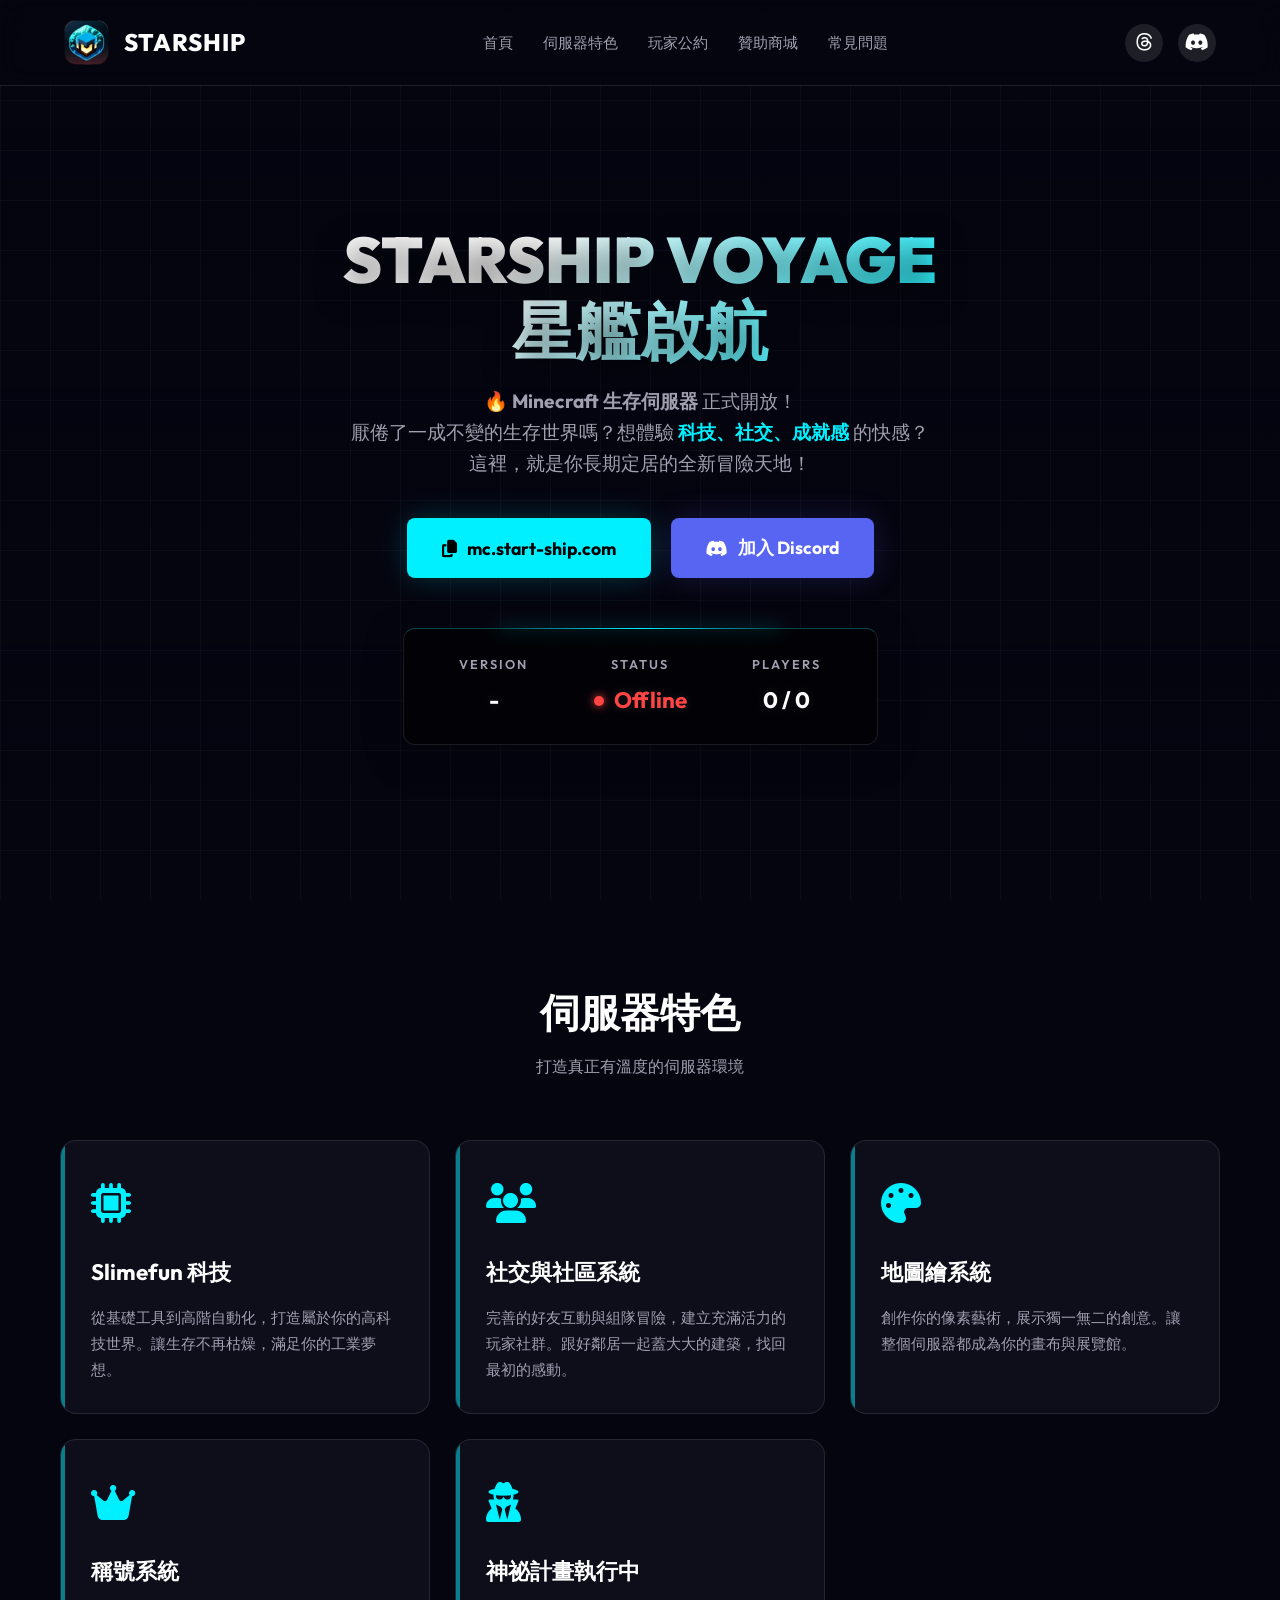
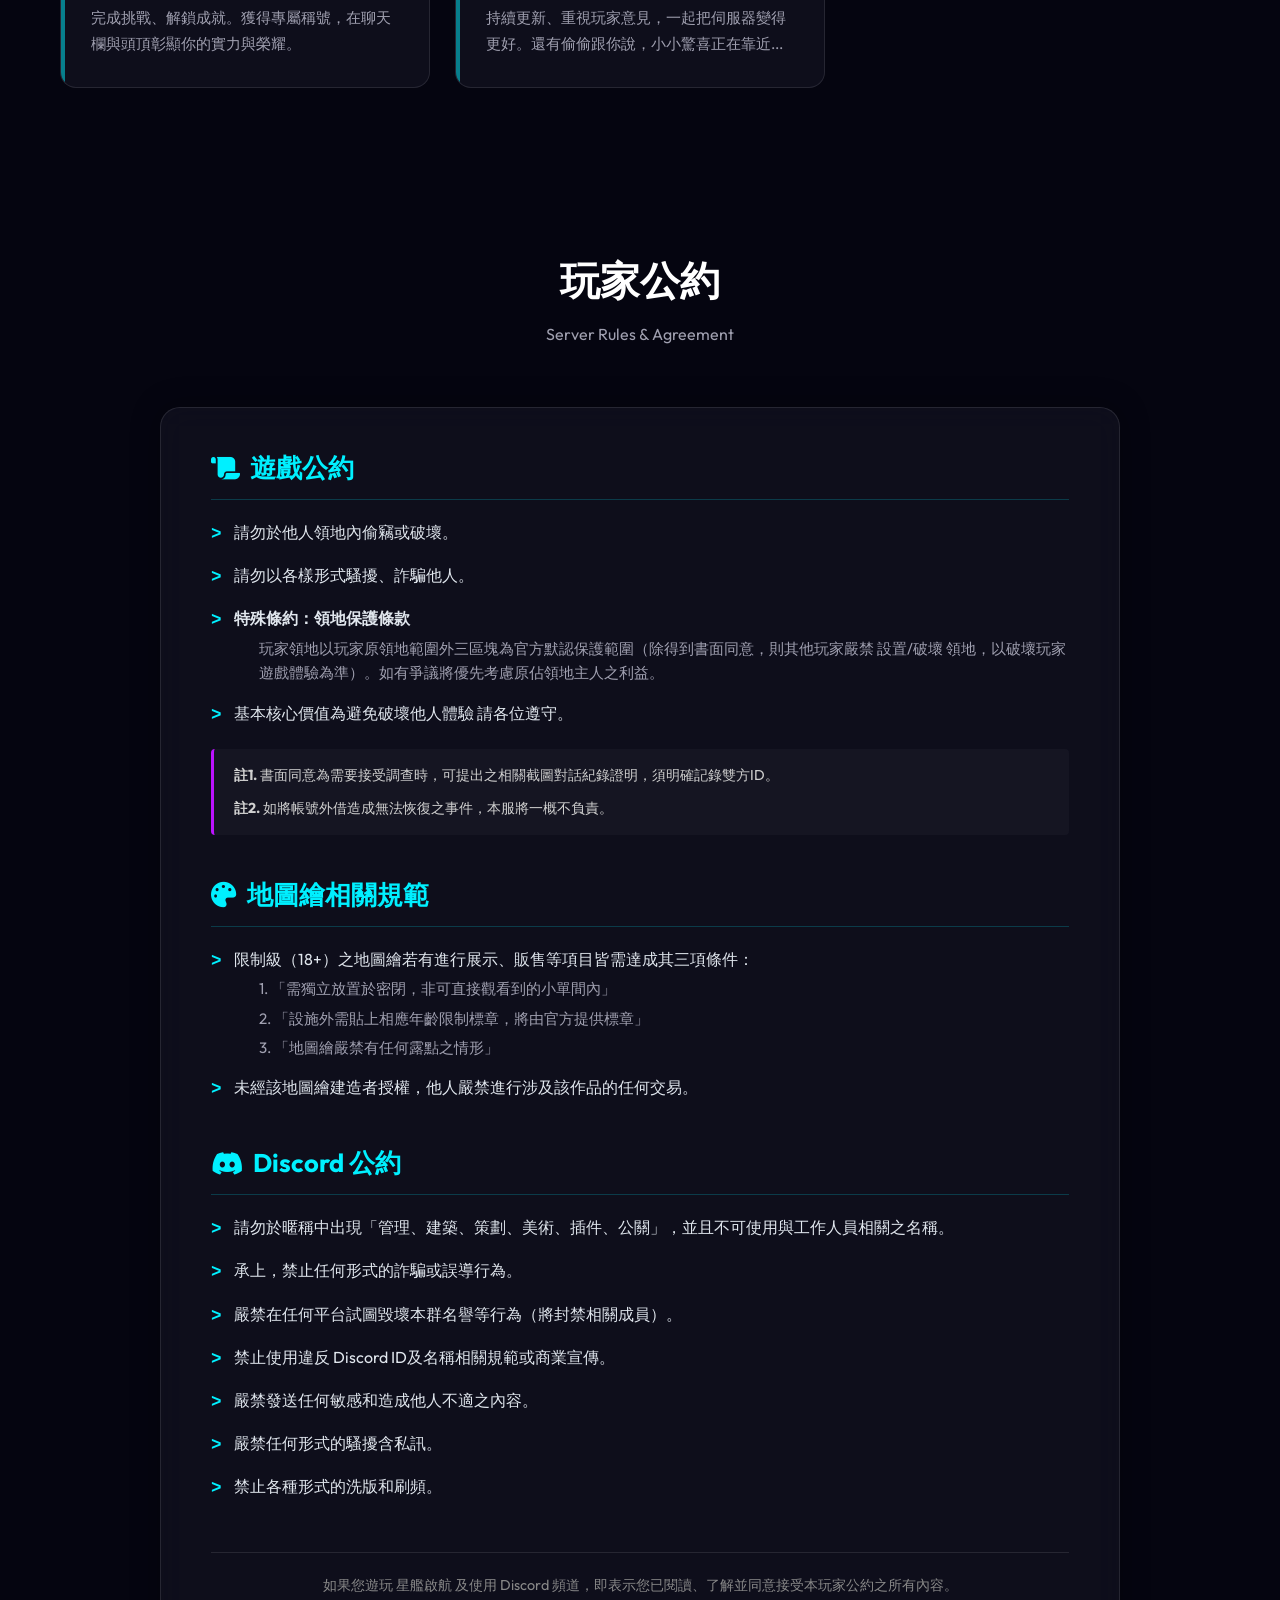
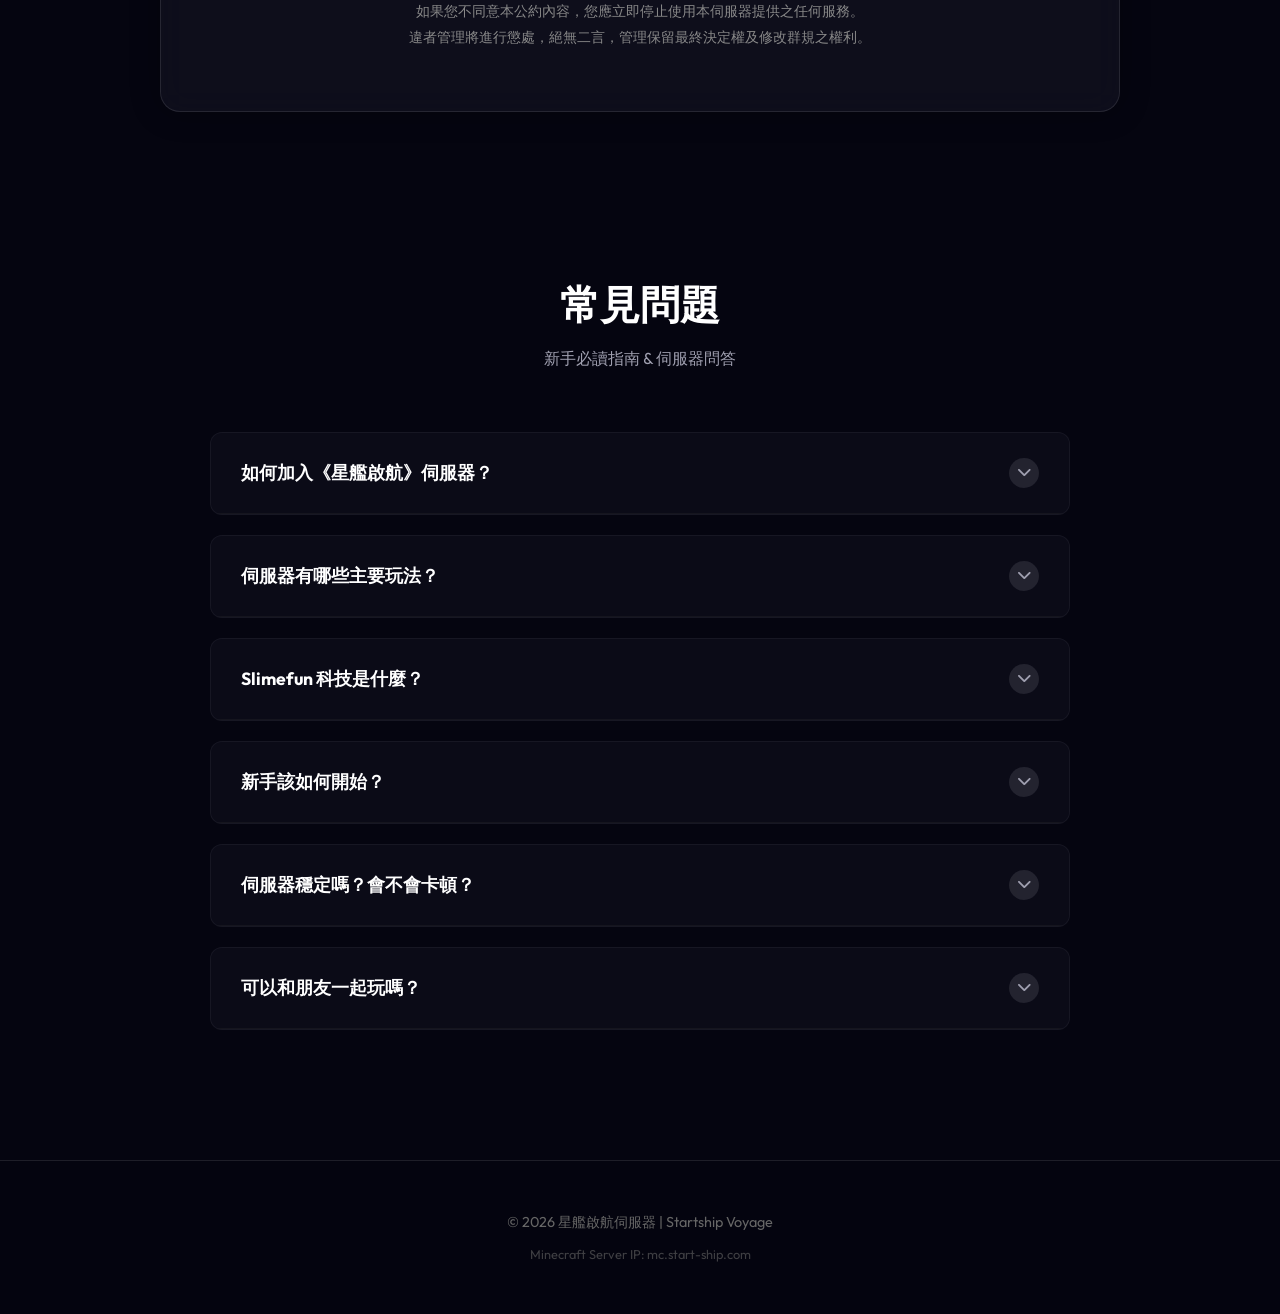
<file: index.html>
<!DOCTYPE html>
<html lang="zh-TW">
<head>
    <meta charset="UTF-8">
    <meta name="viewport" content="width=device-width, initial-scale=1.0">
    <title>星艦啟航 | Starship Voyage</title>
    <link rel="icon" href="logo/logo.png" type="image/png">
    <link rel="preconnect" href="https://fonts.googleapis.com">
    <link rel="preconnect" href="https://fonts.gstatic.com" crossorigin>
    <link href="https://fonts.googleapis.com/css2?family=Outfit:wght@300;500;700;900&display=swap" rel="stylesheet">
    <!-- 引入 FontAwesome 圖標 -->
    <link rel="stylesheet" href="https://cdnjs.cloudflare.com/ajax/libs/font-awesome/6.5.1/css/all.min.css">

    <link rel="stylesheet" href="./style.css">
</head>
<body>

    <div class="background-container"></div>
    <div class="grid-overlay"></div>

    <!-- 導航列 -->
    <nav>
        <div class="logo">
            <img src="./logo/logo.png" alt="Starship Voyage Logo">
            STARSHIP
        </div>
        
        <!-- 中間導覽列 -->
        <ul class="nav-links">
            <li><a href="#">首頁</a></li>
            <li><a href="#features">伺服器特色</a></li>
            <li><a href="#rules">玩家公約</a></li>
            <li><a href="./shop/">贊助商城</a></li>
            <li><a href="#faq">常見問題</a></li>
        </ul>

        <!-- 右側動作按鈕區 (Threads & Discord) -->
        <div class="nav-actions">
            <!-- Threads 連結 -->
            <a href="https://www.threads.com/@startship2026" target="_blank" class="nav-icon-btn" title="Threads">
                <i class="fa-brands fa-threads"></i>
            </a>
            <!-- Discord 按鈕 -->
            <a href="https://discord.gg/qJ3M5K3wP2" target="_blank" class="nav-icon-btn" title="Discord">
                <i class="fa-brands fa-discord"></i>
            </a>
        </div>
    </nav>

    <!-- 主視覺 -->
    <section class="hero">
        <div class="hero-content">
            <!-- 標題與文案 -->
            <h1>STARSHIP VOYAGE<br>星艦啟航</h1>
            <p class="subtitle">
                🔥 <strong>Minecraft 生存伺服器</strong> 正式開放！<br>
                厭倦了一成不變的生存世界嗎？想體驗 <span class="highlight-text">科技、社交、成就感</span> 的快感？<br>
                這裡，就是你長期定居的全新冒險天地！
            </p>

            <!-- 操作按鈕 -->
            <div class="cta-group">
                <button class="btn btn-primary" onclick="copyIP()">
                    <i class="fa-solid fa-copy"></i>
                    <span id="ip-text">mc.start-ship.com</span>
                </button>

                <a href="https://discord.gg/qJ3M5K3wP2" target="_blank" class="btn btn-discord">
                    <i class="fa-brands fa-discord"></i>
                    加入 Discord
                </a>
            </div>

            <!-- 伺服器資訊卡 -->
            <div class="info-card">
                <div class="info-item">
                    <span class="info-label">VERSION</span>
                    <span class="info-value" id="version-text">
                        <i class="fa-solid fa-circle-notch fa-spin" style="font-size: 0.6em; opacity: 0.5;"></i>
                    </span>
                </div>
                <div class="info-item">
                    <span class="info-label">STATUS</span>
                    <span class="info-value" id="status-text">
                        <span class="status-indicator" style="background-color: #666;"></span>
                        檢查中...
                    </span>
                </div>
                <div class="info-item">
                    <span class="info-label">PLAYERS</span>
                    <span class="info-value" id="player-count">
                        <i class="fa-solid fa-circle-notch fa-spin" style="font-size: 0.6em; opacity: 0.5;"></i>
                    </span>
                </div>
            </div>
        </div>
    </section>

    <!-- 特色介紹區 -->
    <section id="features" class="features-section">
        <div class="section-header">
            <h2>伺服器特色</h2>
            <p>打造真正有溫度的伺服器環境</p>
        </div>
        
        <div class="grid">
            <div class="feature-card">
                <div class="feature-icon"><i class="fa-solid fa-microchip"></i></div>
                <h3>Slimefun 科技</h3>
                <p>從基礎工具到高階自動化，打造屬於你的高科技世界。讓生存不再枯燥，滿足你的工業夢想。</p>
            </div>

            <div class="feature-card">
                <div class="feature-icon"><i class="fa-solid fa-users"></i></div>
                <h3>社交與社區系統</h3>
                <p>完善的好友互動與組隊冒險，建立充滿活力的玩家社群。跟好鄰居一起蓋大大的建築，找回最初的感動。</p>
            </div>

            <div class="feature-card">
                <div class="feature-icon"><i class="fa-solid fa-palette"></i></div>
                <h3>地圖繪系統</h3>
                <p>創作你的像素藝術，展示獨一無二的創意。讓整個伺服器都成為你的畫布與展覽館。</p>
            </div>

            <div class="feature-card">
                <div class="feature-icon"><i class="fa-solid fa-crown"></i></div>
                <h3>稱號系統</h3>
                <p>完成挑戰、解鎖成就。獲得專屬稱號，在聊天欄與頭頂彰顯你的實力與榮耀。</p>
            </div>

            <div class="feature-card">
                <div class="feature-icon"><i class="fa-solid fa-user-secret"></i></div>
                <h3>神祕計畫執行中</h3>
                <p>持續更新、重視玩家意見，一起把伺服器變得更好。還有偷偷跟你說，小小驚喜正在靠近...</p>
            </div>
        </div>
    </section>
    
    <!-- 玩家公約區 -->
    <section id="rules" class="rules-section">
        <div class="section-header">
            <h2>玩家公約</h2>
            <p>Server Rules & Agreement</p>
        </div>

        <div class="rules-container">
            <!-- 遊戲公約 -->
            <div class="rules-block">
                <h3><i class="fa-solid fa-scroll"></i> 遊戲公約</h3>
                <ul class="rules-list">
                    <li>請勿於他人領地內偷竊或破壞。</li>
                    <li>請勿以各樣形式騷擾、詐騙他人。</li>
                    <li>
                        <div>
                            <strong>特殊條約：領地保護條款</strong><br>
                            <span class="sub-rule">玩家領地以玩家原領地範圍外三區塊為官方默認保護範圍（除得到書面同意，則其他玩家嚴禁 設置/破壞 領地，以破壞玩家遊戲體驗為準）。如有爭議將優先考慮原佔領地主人之利益。</span>
                        </div>
                    </li>
                    <li>基本核心價值為避免破壞他人體驗 請各位遵守。</li>
                </ul>
                <div class="note-box">
                    <p><strong>註1.</strong> 書面同意為需要接受調查時，可提出之相關截圖對話紀錄證明，須明確記錄雙方ID。</p>
                    <p><strong>註2.</strong> 如將帳號外借造成無法恢復之事件，本服將一概不負責。</p>
                </div>
            </div>

            <!-- 地圖繪相關規範 -->
            <div class="rules-block">
                <h3><i class="fa-solid fa-palette"></i> 地圖繪相關規範</h3>
                <ul class="rules-list">
                    <li>
                        <div>
                            限制級（18+）之地圖繪若有進行展示、販售等項目皆需達成其三項條件：
                            <span class="sub-rule">1. 「需獨立放置於密閉，非可直接觀看到的小單間內」</span>
                            <span class="sub-rule">2. 「設施外需貼上相應年齡限制標章，將由官方提供標章」</span>
                            <span class="sub-rule">3. 「地圖繪嚴禁有任何露點之情形」</span>
                        </div>
                    </li>
                    <li>未經該地圖繪建造者授權，他人嚴禁進行涉及該作品的任何交易。</li>
                </ul>
            </div>

            <!-- Discord公約 -->
            <div class="rules-block">
                <h3><i class="fa-brands fa-discord"></i> Discord 公約</h3>
                <ul class="rules-list">
                    <li>請勿於暱稱中出現「管理、建築、策劃、美術、插件、公關」，並且不可使用與工作人員相關之名稱。</li>
                    <li>承上，禁止任何形式的詐騙或誤導行為。</li>
                    <li>嚴禁在任何平台試圖毀壞本群名譽等行為（將封禁相關成員）。</li>
                    <li>禁止使用違反 Discord ID及名稱相關規範或商業宣傳。</li>
                    <li>嚴禁發送任何敏感和造成他人不適之內容。</li>
                    <li>嚴禁任何形式的騷擾含私訊。</li>
                    <li>禁止各種形式的洗版和刷頻。</li>
                </ul>
            </div>

            <!-- 頁尾聲明 -->
            <div class="agreement-footer">
                如果您遊玩 星艦啟航 及使用 Discord 頻道，即表示您已閱讀、了解並同意接受本玩家公約之所有內容。<br>
                如果您不同意本公約內容，您應立即停止使用本伺服器提供之任何服務。<br>
                違者管理將進行懲處，絕無二言，管理保留最終決定權及修改群規之權利。
            </div>
        </div>
    </section>

    <!-- 常見問題區 -->
    <section id="faq" class="faq-section">
        <div class="section-header">
            <h2>常見問題</h2>
            <p>新手必讀指南 & 伺服器問答</p>
        </div>
        <div class="faq-container">
            <!-- Q1 -->
            <div class="faq-item">
                <div class="faq-question">
                    如何加入《星艦啟航》伺服器？
                    <div class="arrow-icon">
                        <i class="fa-solid fa-chevron-down"></i>
                    </div>
                </div>
                <div class="faq-answer">
                    <p>只需在 Minecraft 多人遊戲中輸入伺服器 IP：mc.start-ship.com，即可直接加入。支援 Java 版 1.21.8，建議先加入我們的 Discord 社群了解最新資訊。</p>
                </div>
            </div>
            <!-- Q2 -->
            <div class="faq-item">
                <div class="faq-question">
                    伺服器有哪些主要玩法？
                    <div class="arrow-icon">
                        <i class="fa-solid fa-chevron-down"></i>
                    </div>
                </div>
                <div class="faq-answer">
                    <p>我們提供完整的原味生存體驗，同時整合 Slimefun 科技系統、RPG 職業系統、紅石自動化、副本挑戰、Boss 戰鬥、經濟系統、玩家市集等多元玩法。你可以專注建築、科技發展、戰鬥冒險，或是成為紅石工程師。</p>
                </div>
            </div>
            <!-- Q3 -->
            <div class="faq-item">
                <div class="faq-question">
                    Slimefun 科技是什麼？
                    <div class="arrow-icon">
                        <i class="fa-solid fa-chevron-down"></i>
                    </div>
                </div>
                <div class="faq-answer">
                    <p>Slimefun 是一個強大的科技系統，讓你從基礎工具逐步發展到星際設備。包含自動化機器、能源系統、傳送裝置、高級武器裝備等上百種科技物品，完全不需要安裝任何客戶端模組。</p>
                </div>
            </div>
            <!-- Q4 -->
            <div class="faq-item">
                <div class="faq-question">
                    新手該如何開始？
                    <div class="arrow-icon">
                        <i class="fa-solid fa-chevron-down"></i>
                    </div>
                </div>
                <div class="faq-answer">
                    <p>建議先完成新手任務，獲得基礎資源和裝備。接著開始探索世界。可以先專注於原味生存，熟悉後再逐步接觸科技系統和 RPG 內容。我們的 Discord 社群有詳細的新手指南。</p>
                </div>
            </div>
            <!-- Q5 -->
            <div class="faq-item">
                <div class="faq-question">
                    伺服器穩定嗎？會不會卡頓？
                    <div class="arrow-icon">
                        <i class="fa-solid fa-chevron-down"></i>
                    </div>
                </div>
                <div class="faq-answer">
                    <p>我們使用高效能專用伺服器，24H全天候運行，配備自製優化插件和跨服資料同步系統。定期備份確保資料安全，平均 TPS 維持在 19.5 以上，提供流暢的遊戲體驗。</p>
                </div>
            </div>
            <!-- Q6 -->
            <div class="faq-item">
                <div class="faq-question">
                    可以和朋友一起玩嗎？
                    <div class="arrow-icon">
                        <i class="fa-solid fa-chevron-down"></i>
                    </div>
                </div>
                <div class="faq-answer">
                    <p>當然可以！伺服器支援組隊系統、公會系統，你可以和朋友一起建立基地、挑戰副本、參與活動。我們也有玩家市集和交易系統，鼓勵玩家之間的互動與合作。</p>
                </div>
            </div>
        </div>
    </section>
    
    <footer>
        <p>&copy; 2026 星艦啟航伺服器 | Startship Voyage</p>
        <p style="margin-top: 10px; font-size: 0.8rem; opacity: 0.6;">Minecraft Server IP: mc.start-ship.com</p>
    </footer>

    <!-- 複製提示框 -->
    <div id="toast">
        <i class="fa-solid fa-check-circle" style="color: var(--primary); margin-right: 8px;"></i>
        IP 已複製: mc.start-ship.com
    </div>

    <script>
        const serverIP = "mc.start-ship.com";

        // -----------------------
        // 1. 獲取伺服器狀態、人數與版本
        // -----------------------
        document.addEventListener('DOMContentLoaded', () => {
            const statusUrl = `https://api.mcsrvstat.us/2/${serverIP}`;
            
            // 抓取 DOM 元素
            const statusText = document.getElementById('status-text');
            const playerCount = document.getElementById('player-count');
            const versionText = document.getElementById('version-text');

            fetch(statusUrl)
                .then(response => response.json())
                .then(data => {
                    if (data.online) {
                        // 伺服器線上
                        // 更新版本
                        versionText.innerText = data.version;

                        // 更新狀態 (帶燈號)
                        statusText.innerHTML = `
                            <span class="status-indicator dot-online"></span>
                            Online
                        `;
                        statusText.style.color = "#00ff88"; 
                        
                        // 更新人數
                        playerCount.innerHTML = `<i class="fa-solid fa-users" style="font-size: 0.6em; margin-right: 5px;"></i> ${data.players.online} / ${data.players.max}`;
                    } else {
                        // 伺服器離線
                        handleOffline(statusText, playerCount, versionText);
                    }
                })
                .catch(err => {
                    console.error("無法獲取伺服器狀態:", err);
                    handleOffline(statusText, playerCount, versionText);
                });
        });

        // 處理離線狀態的函數
        function handleOffline(statusText, playerCount, versionText) {
            versionText.innerText = "-";
            statusText.innerHTML = `
                <span class="status-indicator dot-offline"></span>
                Offline
            `;
            statusText.style.color = "#ff4444";
            playerCount.innerText = "0 / 0";
        }

        // -----------------------
        // 2. 複製 IP 功能
        // -----------------------
        function copyIP() {
            const tempInput = document.createElement("textarea");
            tempInput.value = serverIP;
            tempInput.style.position = "fixed";
            tempInput.style.left = "-9999px";
            tempInput.style.top = "0";
            document.body.appendChild(tempInput);
            
            tempInput.focus();
            tempInput.select();
            tempInput.setSelectionRange(0, 99999);

            try {
                const successful = document.execCommand("copy");
                if(successful) {
                    showToast();
                }
            } catch (err) {
                console.error('複製失敗:', err);
                prompt("請手動複製 IP:", serverIP);
            }
            document.body.removeChild(tempInput);
        }

        function showToast() {
            const toast = document.getElementById("toast");
            toast.className = "show";
            setTimeout(function(){ 
                toast.className = toast.className.replace("show", ""); 
            }, 3000);
        }
        
        // -----------------------
        // 3. FAQ 手風琴功能
        // -----------------------
        const faqItems = document.querySelectorAll('.faq-item');

        faqItems.forEach(item => {
            const question = item.querySelector('.faq-question');
            question.addEventListener('click', () => {
                faqItems.forEach(i => {
                    if (i !== item) {
                        i.classList.remove('active');
                        i.querySelector('.faq-answer').style.maxHeight = null;
                    }
                });

                // 切換當前項目
                item.classList.toggle('active');
                
                const answer = item.querySelector('.faq-answer');
                if (item.classList.contains('active')) {
                    answer.style.maxHeight = answer.scrollHeight + "px";
                } else {
                    answer.style.maxHeight = null;
                }
            });
        });
    </script>
</body>
</html>
</file>
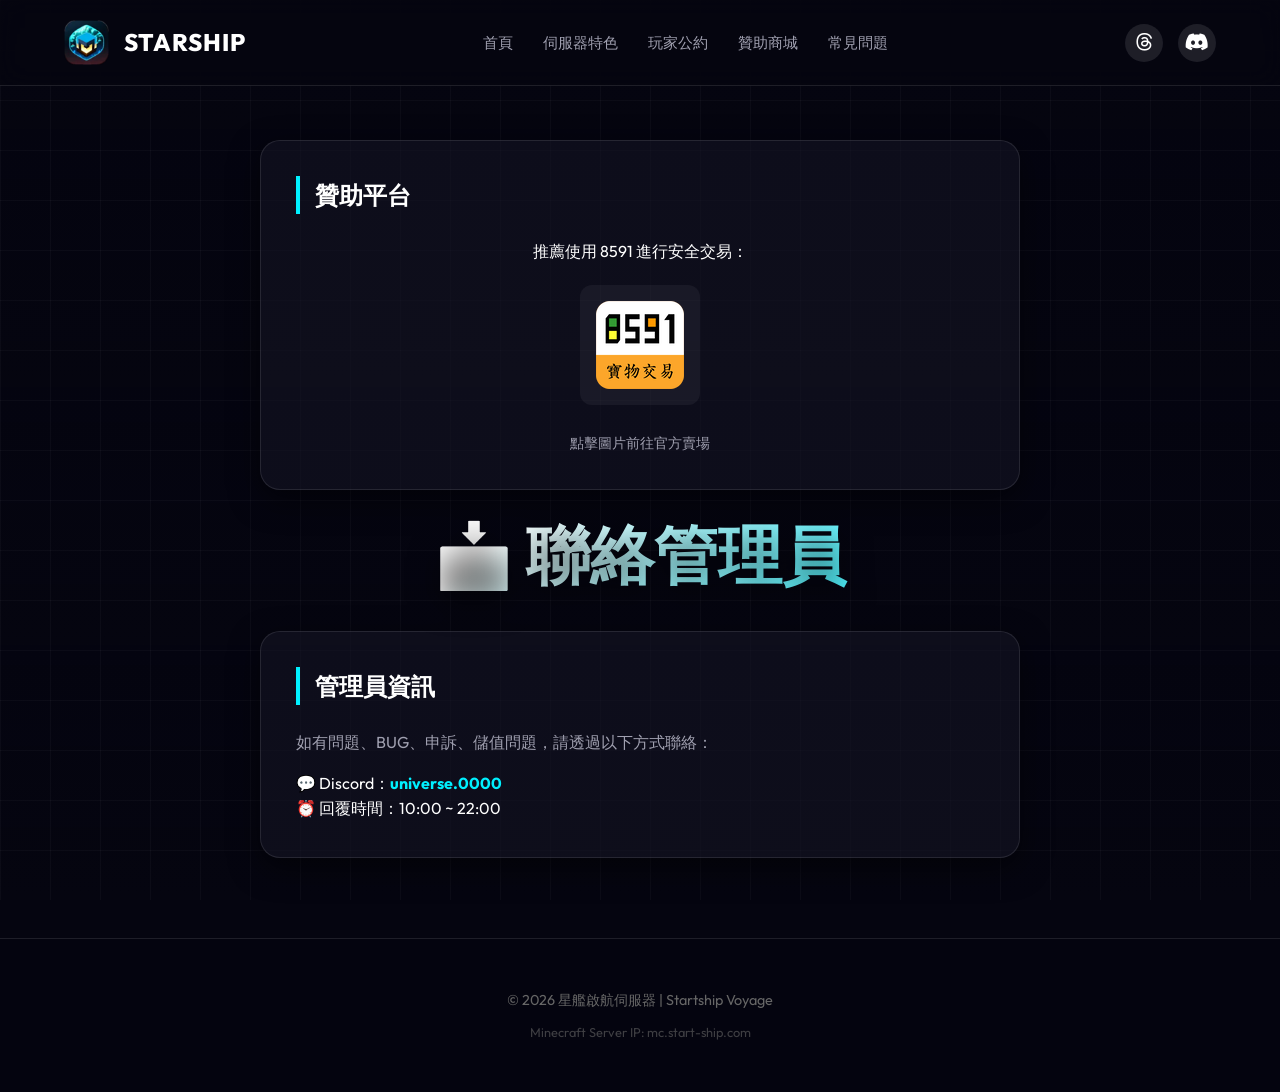
<file: shop/index.html>
<!DOCTYPE html>
<html lang="zh-TW">
<head>
    <meta charset="UTF-8">
    <meta name="viewport" content="width=device-width, initial-scale=1.0">
    <title>星艦啟航 | Starship Voyage</title>
    <link rel="icon" href="../logo/logo.png" type="image/png">
    <link rel="preconnect" href="https://fonts.googleapis.com">
    <link rel="preconnect" href="https://fonts.gstatic.com" crossorigin>
    <link href="https://fonts.googleapis.com/css2?family=Outfit:wght@300;500;700;900&display=swap" rel="stylesheet">
    <!-- 引入 FontAwesome 圖標 -->
    <link rel="stylesheet" href="https://cdnjs.cloudflare.com/ajax/libs/font-awesome/6.5.1/css/all.min.css">

    <link rel="stylesheet" href="../style.css">
</head>
<body>

    <div class="background-container"></div>
    <div class="grid-overlay"></div>

    <!-- 導航列 -->
    <nav>
        <div class="logo">
            <img src="../logo/logo.png" alt="Starship Voyage Logo">
            STARSHIP
        </div>
        
        <!-- 中間導覽列 -->
        <ul class="nav-links">
            <li><a href="../#">首頁</a></li>
            <li><a href="../#features">伺服器特色</a></li>
            <li><a href="../#rules">玩家公約</a></li>
            <li><a href="./shop/">贊助商城</a></li>
            <li><a href="../#faq">常見問題</a></li>
        </ul>

        <!-- 右側動作按鈕區 (Threads & Discord) -->
        <div class="nav-actions">
            <!-- Threads 連結 -->
            <a href="https://www.threads.com/@startship2026" target="_blank" class="nav-icon-btn" title="Threads">
                <i class="fa-brands fa-threads"></i>
            </a>
            <!-- Discord 按鈕 -->
            <a href="https://discord.gg/qJ3M5K3wP2" target="_blank" class="nav-icon-btn" title="Discord">
                <i class="fa-brands fa-discord"></i>
            </a>
        </div>
    </nav>

<div class="main">

    <div class="card shop">
        <h2 style="text-align: left;">贊助平台</h2>
        <p>推薦使用 8591 進行安全交易：</p>
        
        <a href="https://www.8591.com.tw/v3/mall/list/seller-2753321" target="_blank" class="shop-logo-container">
            <img src="./8591.png" alt="8591交易">
        </a>
        
        <p style="font-size: 0.85rem; color: var(--text-muted);">點擊圖片前往官方賣場</p>
    </div>

    <h1>📩 聯絡管理員</h1>

    <div class="card">
        <h2>管理員資訊</h2>
        <p style="margin-bottom: 15px; color: var(--text-muted);">如有問題、BUG、申訴、儲值問題，請透過以下方式聯絡：</p>
        <p>💬 Discord：<b style="color: var(--primary);">universe.0000</b></p>
        <p>⏰ 回覆時間：10:00 ~ 22:00</p>
    </div>

</div>

<footer>
        <p>&copy; 2026 星艦啟航伺服器 | Startship Voyage</p>
        <p style="margin-top: 10px; font-size: 0.8rem; opacity: 0.6;">Minecraft Server IP: mc.start-ship.com</p>
</footer>

<script>
    // 簡單的表單送出效果
    document.getElementById('contactForm').addEventListener('submit', function(e) {
        e.preventDefault();
        const btn = this.querySelector('button');
        btn.innerText = '傳送中...';
        btn.style.opacity = '0.7';
        
        setTimeout(() => {
            alert('感謝您的回報！管理員將會儘速處理。');
            btn.innerText = '送出訊息';
            btn.style.opacity = '1';
            this.reset();
        }, 1000);
    });
</script>

</body>
</html>
</file>
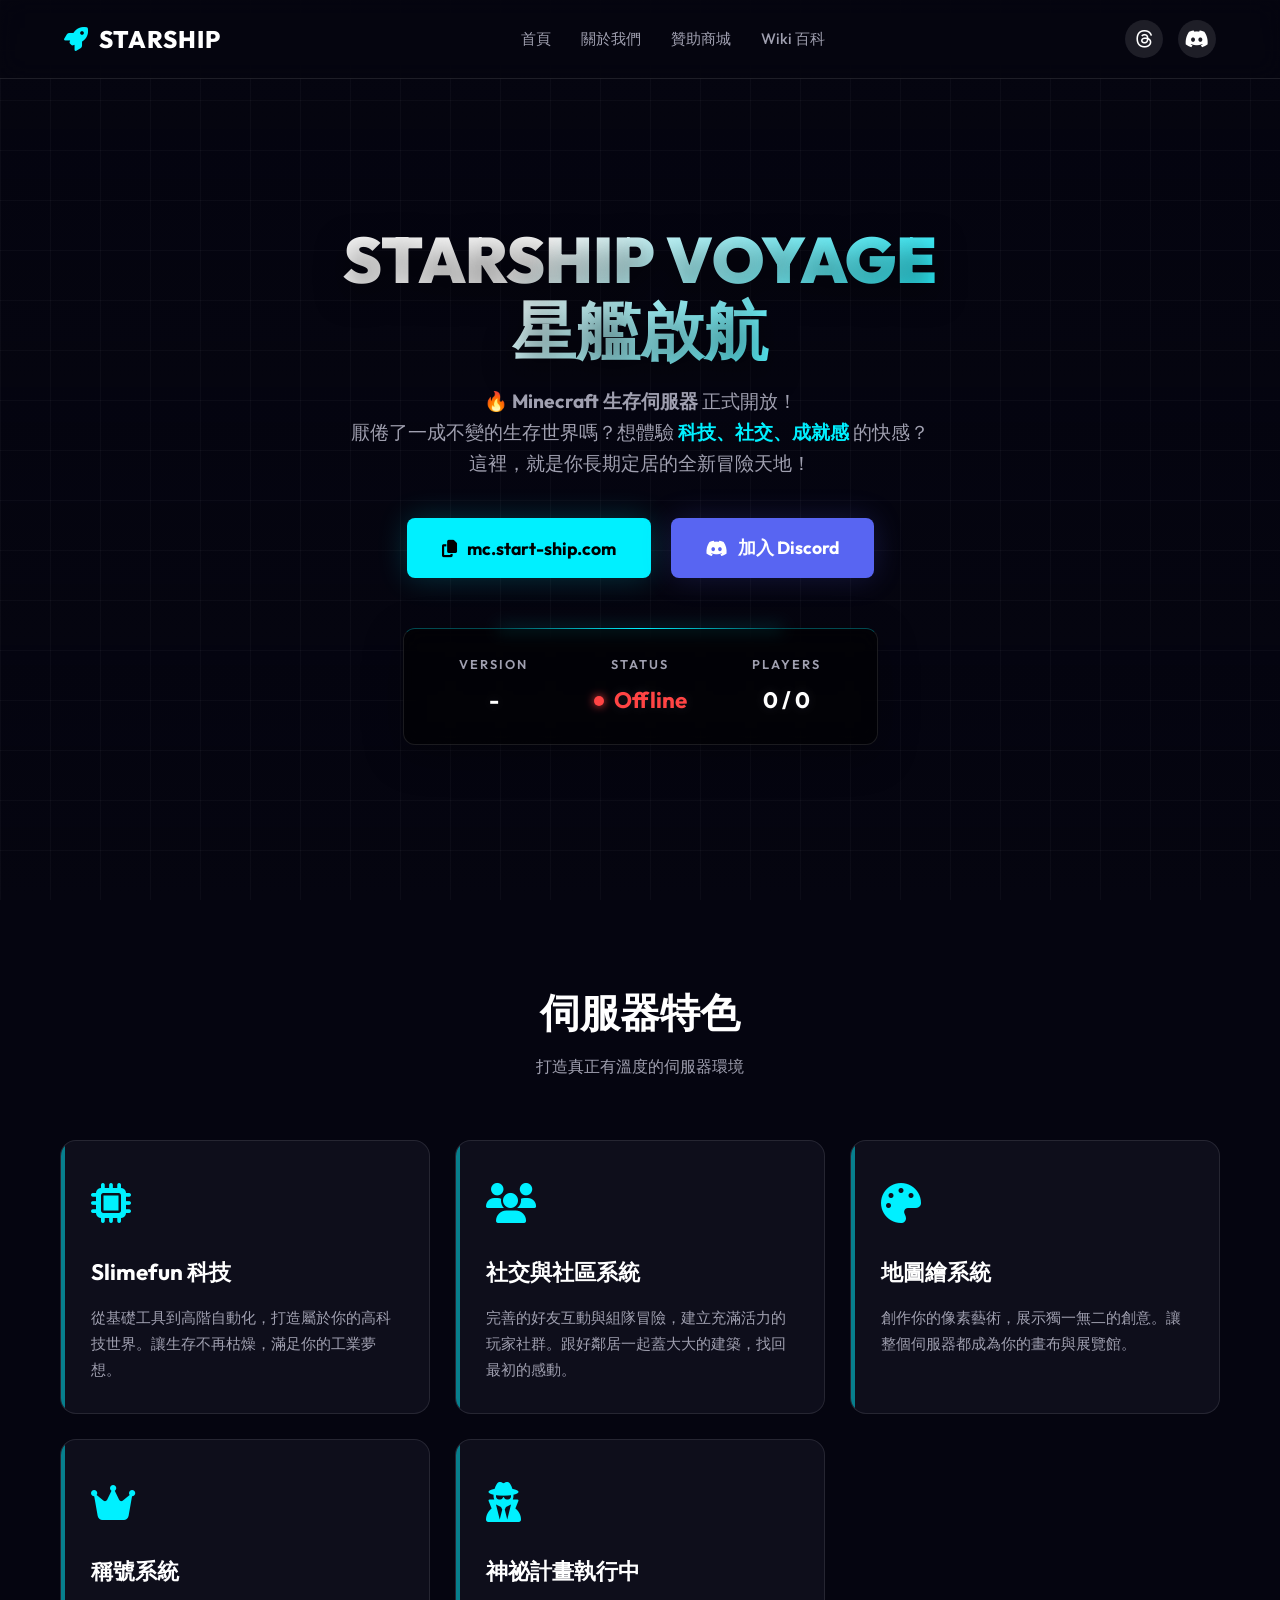
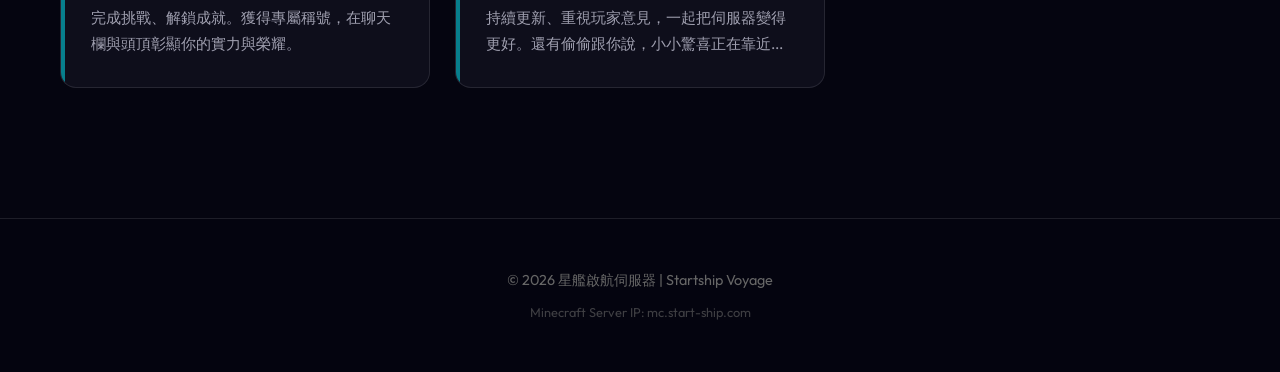
<file: shop.html>
<!DOCTYPE html>
<html lang="zh-TW">
<head>
    <meta charset="UTF-8">
    <meta name="viewport" content="width=device-width, initial-scale=1.0">
    <title>星艦啟航 | Starship Voyage</title>
    <link rel="preconnect" href="https://fonts.googleapis.com">
    <link rel="preconnect" href="https://fonts.gstatic.com" crossorigin>
    <link href="https://fonts.googleapis.com/css2?family=Outfit:wght@300;500;700;900&display=swap" rel="stylesheet">
    <!-- 引入 FontAwesome 圖標 -->
    <link rel="stylesheet" href="https://cdnjs.cloudflare.com/ajax/libs/font-awesome/6.5.1/css/all.min.css">

    <style>
        :root {
            --primary: #00f0ff; /* 霓虹青 */
            --primary-glow: rgba(0, 240, 255, 0.4);
            --secondary: #bc13fe; /* 虛空紫 */
            --bg-dark: #050510;
            --text-main: #ffffff;
            --text-muted: #a0a0b0;
            --glass-bg: rgba(20, 20, 35, 0.6);
            --glass-border: rgba(255, 255, 255, 0.1);
        }

        * {
            margin: 0;
            padding: 0;
            box-sizing: border-box;
            font-family: 'Outfit', sans-serif;
        }

        body {
            background-color: var(--bg-dark);
            color: var(--text-main);
            overflow-x: hidden;
            line-height: 1.6;
        }

        /* --- 背景與裝飾 --- */
        .background-container {
            position: fixed;
            top: 0; left: 0;
            width: 100%; height: 100vh;
            z-index: -1;
            /* 使用更深邃的太空背景 */
            background: 
                linear-gradient(to bottom, rgba(5,5,16,0.3), rgba(5,5,16,1)),
                url('https://images.unsplash.com/photo-1534796636912-3b95b3ab5986?q=80&w=2072&auto=format&fit=crop');
            background-size: cover;
            background-position: center;
        }

        /* 網格裝飾線 */
        .grid-overlay {
            position: fixed;
            top: 0; left: 0; width: 100%; height: 100%;
            background-image: 
                linear-gradient(rgba(255, 255, 255, 0.03) 1px, transparent 1px),
                linear-gradient(90deg, rgba(255, 255, 255, 0.03) 1px, transparent 1px);
            background-size: 50px 50px;
            z-index: -1;
            pointer-events: none;
        }

        /* --- 導航列 (Navbar) --- */
        nav {
            display: flex;
            justify-content: space-between;
            align-items: center;
            padding: 20px 5%;
            position: fixed;
            width: 100%;
            top: 0;
            z-index: 100;
            background: rgba(5, 5, 16, 0.8);
            backdrop-filter: blur(12px);
            border-bottom: 1px solid var(--glass-border);
        }

        .logo {
            font-size: 1.5rem;
            font-weight: 800;
            letter-spacing: 1px;
            color: white;
            display: flex;
            align-items: center;
            gap: 10px;
        }
        
        .logo i { color: var(--primary); }

        /* 中間的導航連結 */
        .nav-links {
            display: flex;
            gap: 30px;
            list-style: none;
        }

        .nav-links a {
            color: var(--text-muted);
            text-decoration: none;
            font-weight: 500;
            font-size: 0.95rem;
            transition: 0.3s;
            position: relative;
        }

        .nav-links a:hover { color: white; }
        
        .nav-links a::after {
            content: '';
            position: absolute;
            bottom: -5px; left: 0; width: 0; height: 2px;
            background: var(--primary);
            transition: 0.3s;
        }
        .nav-links a:hover::after { width: 100%; }

        /* 右側功能按鈕區 */
        .nav-actions {
            display: flex;
            gap: 15px;
            align-items: center;
        }

        .nav-btn {
            padding: 8px 20px;
            border-radius: 4px;
            background: rgba(255, 255, 255, 0.1);
            color: white;
            text-decoration: none;
            font-size: 0.9rem;
            font-weight: 600;
            transition: 0.3s;
            border: 1px solid transparent;
            display: flex;
            align-items: center;
            gap: 8px;
        }

        .nav-btn:hover {
            background: var(--primary);
            color: black;
            box-shadow: 0 0 15px var(--primary-glow);
        }

        /* 純圖示按鈕樣式 (for Threads/Discord icons) */
        .nav-icon-btn {
            width: 38px;
            height: 38px;
            border-radius: 50%; /* 圓形 */
            background: rgba(255, 255, 255, 0.1);
            color: white;
            display: flex;
            align-items: center;
            justify-content: center;
            font-size: 1.2rem;
            text-decoration: none;
            transition: 0.3s;
        }

        .nav-icon-btn:hover {
            background: white;
            color: black;
            box-shadow: 0 0 15px rgba(255,255,255,0.5);
            transform: translateY(-2px);
        }

        /* --- Hero 主視覺區塊 --- */
        .hero {
            min-height: 100vh;
            display: flex;
            flex-direction: column;
            justify-content: center;
            align-items: center;
            text-align: center;
            padding: 120px 20px 50px; /* 增加頂部 padding */
            position: relative;
        }

        .hero-content {
            max-width: 900px;
            animation: fadeInUp 1s ease-out;
            display: flex;
            flex-direction: column;
            align-items: center;
        }

        h1 {
            font-size: 4rem;
            line-height: 1.1;
            margin-bottom: 20px;
            font-weight: 900;
            /* 文字漸層 */
            background: linear-gradient(135deg, #fff 30%, var(--primary) 100%);
            -webkit-background-clip: text;
            -webkit-text-fill-color: transparent;
            text-shadow: 0 10px 30px rgba(0,0,0,0.5);
        }

        .subtitle {
            font-size: 1.2rem;
            color: var(--text-muted);
            margin-bottom: 40px;
            max-width: 700px;
            margin-left: auto;
            margin-right: auto;
        }

        .highlight-text {
            color: var(--primary);
            font-weight: bold;
        }

        /* 按鈕群組 */
        .cta-group {
            display: flex;
            gap: 20px;
            justify-content: center;
            flex-wrap: wrap;
            margin-bottom: 50px;
        }

        .btn {
            padding: 16px 35px;
            border-radius: 8px;
            font-size: 1.1rem;
            font-weight: 700;
            cursor: pointer;
            transition: all 0.3s ease;
            display: flex;
            align-items: center;
            gap: 10px;
            border: none;
            position: relative;
            overflow: hidden;
            text-decoration: none;
        }

        .btn-primary {
            background: var(--primary);
            color: #000;
            box-shadow: 0 0 30px rgba(0, 240, 255, 0.2);
        }

        .btn-primary:hover {
            transform: translateY(-3px);
            box-shadow: 0 0 50px rgba(0, 240, 255, 0.4);
        }

        .btn-discord {
            background: #5865F2; /* Discord 官方色 */
            color: white;
            box-shadow: 0 0 30px rgba(88, 101, 242, 0.2);
        }

        .btn-discord:hover {
            background: #4752c4;
            transform: translateY(-3px);
            box-shadow: 0 0 50px rgba(88, 101, 242, 0.4);
        }

        /* --- 狀態資訊卡 --- */
        .info-card {
            background: rgba(0, 0, 0, 0.6);
            border: 1px solid var(--glass-border);
            border-radius: 12px;
            padding: 25px 50px;
            display: inline-flex;
            gap: 60px;
            backdrop-filter: blur(10px);
            flex-wrap: wrap;
            justify-content: center;
            position: relative;
            box-shadow: 0 10px 40px rgba(0,0,0,0.3);
            border-top: 1px solid rgba(0, 240, 255, 0.3);
        }
        
        /* 裝飾光暈 */
        .info-card::before {
            content: '';
            position: absolute;
            top: -1px; left: 20%; right: 20%;
            height: 1px;
            background: linear-gradient(90deg, transparent, var(--primary), transparent);
            box-shadow: 0 0 15px var(--primary);
        }

        .info-item {
            display: flex;
            flex-direction: column;
            align-items: center;
            gap: 8px;
        }

        .info-label {
            font-size: 0.8rem;
            color: var(--text-muted);
            text-transform: uppercase;
            letter-spacing: 2px;
            font-weight: 600;
        }

        .info-value {
            font-size: 1.4rem;
            font-weight: 700;
            color: white;
            display: flex;
            align-items: center;
            gap: 10px;
            min-width: 80px;
            justify-content: center;
            text-shadow: 0 0 10px rgba(255,255,255,0.1);
        }
        
        /* 狀態燈號樣式 */
        .status-indicator {
            width: 10px; height: 10px;
            border-radius: 50%;
            display: inline-block;
        }

        .dot-online {
            background-color: #00ff88;
            box-shadow: 0 0 10px #00ff88;
            animation: pulse 2s infinite;
        }

        .dot-offline {
            background-color: #ff4444;
            box-shadow: 0 0 10px #ff4444;
        }

        @keyframes pulse {
            0% { transform: scale(0.95); opacity: 0.7; }
            50% { transform: scale(1.1); opacity: 1; }
            100% { transform: scale(0.95); opacity: 0.7; }
        }

        /* --- 特色介紹區 --- */
        .features-section {
            padding: 80px 20px;
            max-width: 1200px;
            margin: 0 auto;
        }

        .section-header {
            text-align: center;
            margin-bottom: 60px;
        }
        
        .section-header h2 {
            font-size: 2.5rem;
            color: white;
            margin-bottom: 10px;
        }

        .section-header p {
            color: var(--text-muted);
        }

        .grid {
            display: grid;
            grid-template-columns: repeat(auto-fit, minmax(300px, 1fr));
            gap: 25px;
        }

        .feature-card {
            background: var(--glass-bg);
            border: 1px solid var(--glass-border);
            border-radius: 16px;
            padding: 30px;
            transition: 0.3s;
            position: relative;
            overflow: hidden;
        }

        .feature-card:hover {
            transform: translateY(-5px);
            border-color: var(--primary);
            box-shadow: 0 10px 40px rgba(0, 0, 0, 0.5);
        }

        .feature-card::before {
            content: '';
            position: absolute;
            top: 0; left: 0; width: 4px; height: 100%;
            background: var(--primary);
            opacity: 0.5;
        }

        .feature-icon {
            font-size: 2.5rem;
            color: var(--primary);
            margin-bottom: 20px;
        }

        .feature-card h3 {
            font-size: 1.4rem;
            margin-bottom: 15px;
            color: white;
        }

        .feature-card p {
            color: var(--text-muted);
            font-size: 0.95rem;
            line-height: 1.7;
        }

        /* --- 頁尾 --- */
        footer {
            text-align: center;
            padding: 50px 20px;
            color: #666;
            font-size: 0.9rem;
            border-top: 1px solid var(--glass-border);
            margin-top: 50px;
            background: rgba(5, 5, 16, 0.9);
        }

        /* --- 提示框 --- */
        #toast {
            visibility: hidden;
            min-width: 250px;
            background-color: #333;
            color: #fff;
            text-align: center;
            border-radius: 8px;
            padding: 16px;
            position: fixed;
            z-index: 1000;
            left: 50%;
            bottom: 30px;
            transform: translateX(-50%);
            font-size: 1rem;
            background: rgba(0, 240, 255, 0.1);
            border: 1px solid var(--primary);
            backdrop-filter: blur(10px);
            box-shadow: 0 5px 20px rgba(0,0,0,0.5);
            opacity: 0;
            transition: opacity 0.3s, bottom 0.3s;
        }

        #toast.show {
            visibility: visible;
            opacity: 1;
            bottom: 50px;
        }

        /* --- 動畫 --- */
        @keyframes fadeInUp {
            from { opacity: 0; transform: translateY(30px); }
            to { opacity: 1; transform: translateY(0); }
        }

        /* --- RWD --- */
        @media (max-width: 768px) {
            nav { padding: 15px 20px; }
            .nav-links { display: none; }
            
            h1 { font-size: 2.5rem; }
            .hero-content { width: 100%; }
            
            .btn { width: 100%; justify-content: center; }
            
            .info-card { gap: 30px; width: 100%; padding: 25px; flex-direction: column; }
            .info-item { width: 100%; border-bottom: 1px solid rgba(255,255,255,0.05); padding-bottom: 15px; }
            .info-item:last-child { border-bottom: none; padding-bottom: 0; }
        }
    </style>
</head>
<body>

    <div class="background-container"></div>
    <div class="grid-overlay"></div>

    <!-- 導航列 -->
    <nav>
        <div class="logo">
            <i class="fa-solid fa-rocket"></i>
            STARSHIP
        </div>
        
        <!-- 中間導覽列 -->
        <ul class="nav-links">
            <li><a href="#">首頁</a></li>
            <li><a href="#">關於我們</a></li>
            <li><a href="#">贊助商城</a></li>
            <li><a href="#">Wiki 百科</a></li>
        </ul>

        <!-- 右側動作按鈕區 (Threads & Discord) -->
        <div class="nav-actions">
            <!-- Threads 連結 -->
            <a href="https://www.threads.com/@startship2026" target="_blank" class="nav-icon-btn" title="Threads">
                <i class="fa-brands fa-threads"></i>
            </a>
            <!-- Discord 按鈕 -->
            <a href="https://discord.gg/qJ3M5K3wP2" target="_blank" class="nav-icon-btn" title="Discord">
                <i class="fa-brands fa-discord"></i>
            </a>
        </div>
    </nav>

    <!-- 主視覺 -->
    <section class="hero">
        <div class="hero-content">
            <!-- 標題與文案 -->
            <h1>STARSHIP VOYAGE<br>星艦啟航</h1>
            <p class="subtitle">
                🔥 <strong>Minecraft 生存伺服器</strong> 正式開放！<br>
                厭倦了一成不變的生存世界嗎？想體驗 <span class="highlight-text">科技、社交、成就感</span> 的快感？<br>
                這裡，就是你長期定居的全新冒險天地！
            </p>

            <!-- 操作按鈕 -->
            <div class="cta-group">
                <button class="btn btn-primary" onclick="copyIP()">
                    <i class="fa-solid fa-copy"></i>
                    <span id="ip-text">mc.start-ship.com</span>
                </button>

                <a href="https://discord.gg/qJ3M5K3wP2" target="_blank" class="btn btn-discord">
                    <i class="fa-brands fa-discord"></i>
                    加入 Discord
                </a>
            </div>

            <!-- 伺服器資訊卡 -->
            <div class="info-card">
                <div class="info-item">
                    <span class="info-label">VERSION</span>
                    <span class="info-value" id="version-text">
                        <i class="fa-solid fa-circle-notch fa-spin" style="font-size: 0.6em; opacity: 0.5;"></i>
                    </span>
                </div>
                <div class="info-item">
                    <span class="info-label">STATUS</span>
                    <span class="info-value" id="status-text">
                        <span class="status-indicator" style="background-color: #666;"></span>
                        檢查中...
                    </span>
                </div>
                <div class="info-item">
                    <span class="info-label">PLAYERS</span>
                    <span class="info-value" id="player-count">
                        <i class="fa-solid fa-circle-notch fa-spin" style="font-size: 0.6em; opacity: 0.5;"></i>
                    </span>
                </div>
            </div>
        </div>
    </section>

    <!-- 特色介紹區 -->
    <section class="features-section">
        <div class="section-header">
            <h2>伺服器特色</h2>
            <p>打造真正有溫度的伺服器環境</p>
        </div>
        
        <div class="grid">
            <div class="feature-card">
                <div class="feature-icon"><i class="fa-solid fa-microchip"></i></div>
                <h3>Slimefun 科技</h3>
                <p>從基礎工具到高階自動化，打造屬於你的高科技世界。讓生存不再枯燥，滿足你的工業夢想。</p>
            </div>

            <div class="feature-card">
                <div class="feature-icon"><i class="fa-solid fa-users"></i></div>
                <h3>社交與社區系統</h3>
                <p>完善的好友互動與組隊冒險，建立充滿活力的玩家社群。跟好鄰居一起蓋大大的建築，找回最初的感動。</p>
            </div>

            <div class="feature-card">
                <div class="feature-icon"><i class="fa-solid fa-palette"></i></div>
                <h3>地圖繪系統</h3>
                <p>創作你的像素藝術，展示獨一無二的創意。讓整個伺服器都成為你的畫布與展覽館。</p>
            </div>

            <div class="feature-card">
                <div class="feature-icon"><i class="fa-solid fa-crown"></i></div>
                <h3>稱號系統</h3>
                <p>完成挑戰、解鎖成就。獲得專屬稱號，在聊天欄與頭頂彰顯你的實力與榮耀。</p>
            </div>

            <div class="feature-card">
                <div class="feature-icon"><i class="fa-solid fa-user-secret"></i></div>
                <h3>神祕計畫執行中</h3>
                <p>持續更新、重視玩家意見，一起把伺服器變得更好。還有偷偷跟你說，小小驚喜正在靠近...</p>
            </div>
        </div>
    </section>

    <footer>
        <p>&copy; 2026 星艦啟航伺服器 | Startship Voyage</p>
        <p style="margin-top: 10px; font-size: 0.8rem; opacity: 0.6;">Minecraft Server IP: mc.start-ship.com</p>
    </footer>

    <!-- 複製提示框 -->
    <div id="toast">
        <i class="fa-solid fa-check-circle" style="color: var(--primary); margin-right: 8px;"></i>
        IP 已複製: mc.start-ship.com
    </div>

    <script>
        const serverIP = "mc.start-ship.com";

        // -----------------------
        // 1. 獲取伺服器狀態、人數與版本
        // -----------------------
        document.addEventListener('DOMContentLoaded', () => {
            const statusUrl = `https://api.mcsrvstat.us/2/${serverIP}`;
            
            // 抓取 DOM 元素
            const statusText = document.getElementById('status-text');
            const playerCount = document.getElementById('player-count');
            const versionText = document.getElementById('version-text');

            fetch(statusUrl)
                .then(response => response.json())
                .then(data => {
                    if (data.online) {
                        // 伺服器線上
                        // 更新版本
                        versionText.innerText = data.version;

                        // 更新狀態 (帶燈號)
                        statusText.innerHTML = `
                            <span class="status-indicator dot-online"></span>
                            Online
                        `;
                        statusText.style.color = "#00ff88"; 
                        
                        // 更新人數
                        playerCount.innerHTML = `<i class="fa-solid fa-users" style="font-size: 0.6em; margin-right: 5px;"></i> ${data.players.online} / ${data.players.max}`;
                    } else {
                        // 伺服器離線
                        handleOffline(statusText, playerCount, versionText);
                    }
                })
                .catch(err => {
                    console.error("無法獲取伺服器狀態:", err);
                    handleOffline(statusText, playerCount, versionText);
                });
        });

        // 處理離線狀態的函數
        function handleOffline(statusText, playerCount, versionText) {
            versionText.innerText = "-";
            statusText.innerHTML = `
                <span class="status-indicator dot-offline"></span>
                Offline
            `;
            statusText.style.color = "#ff4444";
            playerCount.innerText = "0 / 0";
        }

        // -----------------------
        // 2. 複製 IP 功能
        // -----------------------
        function copyIP() {
            const tempInput = document.createElement("textarea");
            tempInput.value = serverIP;
            tempInput.style.position = "fixed";
            tempInput.style.left = "-9999px";
            tempInput.style.top = "0";
            document.body.appendChild(tempInput);
            
            tempInput.focus();
            tempInput.select();
            tempInput.setSelectionRange(0, 99999);

            try {
                const successful = document.execCommand("copy");
                if(successful) {
                    showToast();
                }
            } catch (err) {
                console.error('複製失敗:', err);
                prompt("請手動複製 IP:", serverIP);
            }
            document.body.removeChild(tempInput);
        }

        function showToast() {
            const toast = document.getElementById("toast");
            toast.className = "show";
            setTimeout(function(){ 
                toast.className = toast.className.replace("show", ""); 
            }, 3000);
        }
    </script>

</body>
</html>
</file>
<file: style.css>
:root {
    /* --- 核心配色 (Source A) --- */
    --primary: #00f0ff; /* 霓虹青 */
    --primary-glow: rgba(0, 240, 255, 0.4);
    --secondary: #bc13fe; /* 虛空紫 */
    --bg-dark: #050510;
    --text-main: #ffffff;
    --text-muted: #a0a0b0;
    --glass-bg: rgba(20, 20, 35, 0.6);
    --glass-border: rgba(255, 255, 255, 0.1);
    
    /* --- 商店擴充配色 (Source B) --- */
    --accent-orange: #ff6600;
}

* {
    margin: 0;
    padding: 0;
    box-sizing: border-box;
    font-family: 'Outfit', sans-serif;
}

body {
    background-color: var(--bg-dark);
    color: var(--text-main);
    overflow-x: hidden;
    line-height: 1.6;
}

/* --- 背景與裝飾 --- */
.background-container, .background {
    position: fixed;
    top: 0; left: 0;
    width: 100%; height: 100vh;
    z-index: -1;
    background: 
        linear-gradient(to bottom, rgba(5,5,16,0.3), rgba(5,5,16,1)),
        url('https://images.unsplash.com/photo-1534796636912-3b95b3ab5986?q=80&w=2072&auto=format&fit=crop');
    background-size: cover;
    background-position: center;
}

/* 網格裝飾線 */
.grid-overlay {
    position: fixed;
    top: 0; left: 0; width: 100%; height: 100%;
    background-image: 
        linear-gradient(rgba(255, 255, 255, 0.03) 1px, transparent 1px),
        linear-gradient(90deg, rgba(255, 255, 255, 0.03) 1px, transparent 1px);
    background-size: 50px 50px;
    z-index: -1;
    pointer-events: none;
}

/* --- 導航列 (Navbar) --- */
nav {
    display: flex;
    justify-content: space-between;
    align-items: center;
    padding: 20px 5%;
    position: fixed;
    width: 100%;
    top: 0;
    z-index: 1000; /* 確保層級最高 */
    background: rgba(5, 5, 16, 0.8);
    backdrop-filter: blur(12px);
    border-bottom: 1px solid var(--glass-border);
}

.logo {
    font-size: 1.5rem;
    font-weight: 800;
    letter-spacing: 1px;
    color: white;
    display: flex;
    align-items: center;
    gap: 15px;
}

.logo img {
    max-height: 45px;
    width: auto;
    object-fit: contain;
}

.logo i { color: var(--primary); margin-right: 8px; }

/* 中間的導航連結 */
.nav-links {
    display: flex;
    gap: 30px;
    list-style: none;
}

.nav-links a {
    color: var(--text-muted);
    text-decoration: none;
    font-weight: 500;
    font-size: 0.95rem;
    transition: 0.3s;
    position: relative;
}

.nav-links a:hover { color: white; }

.nav-links a::after {
    content: '';
    position: absolute;
    bottom: -5px; left: 0; width: 0; height: 2px;
    background: var(--primary);
    transition: 0.3s;
}

.nav-links a:hover::after { width: 100%; }

/* 右側功能按鈕區 */
.nav-actions {
    display: flex;
    gap: 15px;
    align-items: center;
}

.nav-btn {
    padding: 8px 20px;
    border-radius: 4px;
    background: rgba(255, 255, 255, 0.1);
    color: white;
    text-decoration: none;
    font-size: 0.9rem;
    font-weight: 600;
    transition: 0.3s;
    border: 1px solid transparent;
    display: flex;
    align-items: center;
    gap: 8px;
}

.nav-btn:hover {
    background: var(--primary);
    color: black;
    box-shadow: 0 0 15px var(--primary-glow);
}

.nav-icon-btn {
    width: 38px;
    height: 38px;
    border-radius: 50%;
    background: rgba(255, 255, 255, 0.1);
    color: white;
    display: flex;
    align-items: center;
    justify-content: center;
    font-size: 1.2rem;
    text-decoration: none;
    transition: 0.3s;
}

.nav-icon-btn:hover {
    background: white;
    color: black;
    box-shadow: 0 0 15px rgba(255,255,255,0.5);
    transform: translateY(-2px);
}

/* --- Hero 主視覺區塊 --- */
.hero {
    min-height: 100vh;
    display: flex;
    flex-direction: column;
    justify-content: center;
    align-items: center;
    text-align: center;
    padding: 120px 20px 50px;
    position: relative;
}

.hero-content {
    max-width: 900px;
    animation: fadeInUp 1s ease-out;
    display: flex;
    flex-direction: column;
    align-items: center;
}

h1 {
    font-size: 4rem;
    line-height: 1.1;
    margin-bottom: 20px;
    font-weight: 900;
    background: linear-gradient(135deg, #fff 30%, var(--primary) 100%);
    -webkit-background-clip: text;
    -webkit-text-fill-color: transparent;
    text-shadow: 0 10px 30px rgba(0,0,0,0.5);
}

.subtitle {
    font-size: 1.2rem;
    color: var(--text-muted);
    margin-bottom: 40px;
    max-width: 700px;
    margin-left: auto;
    margin-right: auto;
}

.highlight-text {
    color: var(--primary);
    font-weight: bold;
}

/* --- 按鈕群組 --- */
.cta-group {
    display: flex;
    gap: 20px;
    justify-content: center;
    flex-wrap: wrap;
    margin-bottom: 50px;
}

.btn {
    padding: 16px 35px;
    border-radius: 8px;
    font-size: 1.1rem;
    font-weight: 700;
    cursor: pointer;
    transition: all 0.3s ease;
    display: flex;
    align-items: center;
    gap: 10px;
    border: none;
    position: relative;
    overflow: hidden;
    text-decoration: none;
}

.btn-primary {
    background: var(--primary);
    color: #000;
    box-shadow: 0 0 30px rgba(0, 240, 255, 0.2);
}

.btn-primary:hover {
    transform: translateY(-3px);
    box-shadow: 0 0 50px rgba(0, 240, 255, 0.4);
}

.btn-discord {
    background: #5865F2;
    color: white;
    box-shadow: 0 0 30px rgba(88, 101, 242, 0.2);
}

.btn-discord:hover {
    background: #4752c4;
    transform: translateY(-3px);
    box-shadow: 0 0 50px rgba(88, 101, 242, 0.4);
}

/* --- 狀態資訊卡 --- */
.info-card {
    background: rgba(0, 0, 0, 0.6);
    border: 1px solid var(--glass-border);
    border-radius: 12px;
    padding: 25px 50px;
    display: inline-flex;
    gap: 60px;
    backdrop-filter: blur(10px);
    flex-wrap: wrap;
    justify-content: center;
    position: relative;
    box-shadow: 0 10px 40px rgba(0,0,0,0.3);
    border-top: 1px solid rgba(0, 240, 255, 0.3);
}

.info-card::before {
    content: '';
    position: absolute;
    top: -1px; left: 20%; right: 20%;
    height: 1px;
    background: linear-gradient(90deg, transparent, var(--primary), transparent);
    box-shadow: 0 0 15px var(--primary);
}

.info-item {
    display: flex;
    flex-direction: column;
    align-items: center;
    gap: 8px;
}

.info-label {
    font-size: 0.8rem;
    color: var(--text-muted);
    text-transform: uppercase;
    letter-spacing: 2px;
    font-weight: 600;
}

.info-value {
    font-size: 1.4rem;
    font-weight: 700;
    color: white;
    display: flex;
    align-items: center;
    gap: 10px;
    min-width: 80px;
    justify-content: center;
    text-shadow: 0 0 10px rgba(255,255,255,0.1);
}

.status-indicator {
    width: 10px; height: 10px;
    border-radius: 50%;
    display: inline-block;
}

.dot-online {
    background-color: #00ff88;
    box-shadow: 0 0 10px #00ff88;
    animation: pulse 2s infinite;
}

.dot-offline {
    background-color: #ff4444;
    box-shadow: 0 0 10px #ff4444;
}

/* --- 特色介紹區 --- */
.features-section {
    padding: 80px 20px;
    max-width: 1200px;
    margin: 0 auto;
}

.section-header {
    text-align: center;
    margin-bottom: 60px;
}

.section-header h2 {
    font-size: 2.5rem;
    color: white;
    margin-bottom: 10px;
}

.section-header p {
    color: var(--text-muted);
}

.grid {
    display: grid;
    grid-template-columns: repeat(auto-fit, minmax(300px, 1fr));
    gap: 25px;
}

.feature-card {
    background: var(--glass-bg);
    border: 1px solid var(--glass-border);
    border-radius: 16px;
    padding: 30px;
    transition: 0.3s;
    position: relative;
    overflow: hidden;
}

.feature-card:hover {
    transform: translateY(-5px);
    border-color: var(--primary);
    box-shadow: 0 10px 40px rgba(0, 0, 0, 0.5);
}

.feature-card::before {
    content: '';
    position: absolute;
    top: 0; left: 0; width: 4px; height: 100%;
    background: var(--primary);
    opacity: 0.5;
}

.feature-icon {
    font-size: 2.5rem;
    color: var(--primary);
    margin-bottom: 20px;
}

.feature-card h3 {
    font-size: 1.4rem;
    margin-bottom: 15px;
    color: white;
}

.feature-card p {
    color: var(--text-muted);
    font-size: 0.95rem;
    line-height: 1.7;
}

/* --- 玩家公約 --- */
.rules-section {
    padding: 80px 20px;
    max-width: 1000px;
    margin: 0 auto;
}

.rules-container {
    background: rgba(20, 20, 35, 0.6);
    backdrop-filter: blur(15px);
    border: 1px solid var(--glass-border);
    border-radius: 20px;
    padding: 40px 50px;
    box-shadow: 0 0 30px rgba(0,0,0,0.3);
}

.rules-block {
    margin-bottom: 40px;
    text-align: left;
}

.rules-block:last-child {
    margin-bottom: 0;
}

.rules-block h3 {
    color: var(--primary);
    font-size: 1.6rem;
    margin-bottom: 20px;
    padding-bottom: 10px;
    border-bottom: 1px solid rgba(0, 240, 255, 0.2);
    display: flex;
    align-items: center;
    gap: 10px;
}

.rules-list {
    list-style: none;
    padding: 0;
}

.rules-list li {
    margin-bottom: 15px;
    color: #e0e6ed;
    display: flex;
    align-items: flex-start;
    gap: 12px;
    line-height: 1.6;
}

.rules-list li::before {
    content: '>';
    color: var(--primary);
    font-weight: 900;
    font-family: monospace;
    font-size: 1.1rem;
    flex-shrink: 0;
}

.sub-rule {
    margin-left: 25px;
    font-size: 0.95rem;
    color: var(--text-muted);
    margin-top: 5px;
    display: block;
}

.note-box {
    background: rgba(255, 255, 255, 0.03);
    border-left: 3px solid var(--secondary);
    padding: 15px 20px;
    border-radius: 4px;
    margin-top: 20px;
    font-size: 0.9rem;
    color: #d0d0d0;
}

.note-box p { margin-bottom: 10px; }
.note-box p:last-child { margin-bottom: 0; }

.agreement-footer {
    text-align: center;
    margin-top: 50px;
    padding: 20px;
    border-top: 1px solid rgba(255,255,255,0.1);
    color: #888;
    font-size: 0.9rem;
    line-height: 1.8;
}

/* --- 常見問題區 --- */
.faq-section {
    padding: 80px 20px;
    max-width: 900px;
    margin: 0 auto;
}

.faq-container {
    display: flex;
    flex-direction: column;
    gap: 20px;
}

.faq-item {
    background: rgba(20, 20, 35, 0.4);
    border: 1px solid rgba(255, 255, 255, 0.05);
    border-radius: 12px;
    overflow: hidden;
    transition: all 0.3s cubic-bezier(0.4, 0, 0.2, 1);
    position: relative;
}

.faq-item:hover {
    border-color: rgba(0, 240, 255, 0.3);
    background: rgba(20, 20, 35, 0.6);
    transform: translateY(-2px);
}

.faq-item.active {
    border-color: var(--primary);
    box-shadow: 0 0 20px rgba(0, 240, 255, 0.1);
    background: rgba(20, 20, 35, 0.8);
}

.faq-question {
    padding: 25px 30px;
    cursor: pointer;
    display: flex;
    justify-content: space-between;
    align-items: center;
    font-weight: 700;
    font-size: 1.1rem;
    color: white;
    transition: 0.3s;
    user-select: none;
}

.faq-question::before {
    content: '';
    position: absolute;
    left: 0; top: 0; bottom: 0;
    width: 4px;
    background: var(--primary);
    opacity: 0;
    transition: 0.3s;
}

.faq-item.active .faq-question::before { opacity: 1; }
.faq-item.active .faq-question { color: var(--primary); }

.arrow-icon {
    width: 30px; height: 30px;
    background: rgba(255, 255, 255, 0.1);
    border-radius: 50%;
    display: flex;
    align-items: center;
    justify-content: center;
    transition: all 0.3s ease;
    color: var(--text-muted);
    font-size: 0.9rem;
}

.faq-item:hover .arrow-icon {
    background: rgba(255, 255, 255, 0.2);
    color: white;
}

.faq-item.active .arrow-icon {
    background: var(--primary);
    color: black;
    transform: rotate(180deg);
    box-shadow: 0 0 10px var(--primary-glow);
}

.faq-answer {
    max-height: 0;
    overflow: hidden;
    transition: max-height 0.4s cubic-bezier(0.4, 0, 0.2, 1);
    background: rgba(0, 0, 0, 0.2);
    border-top: 1px solid rgba(255, 255, 255, 0.05);
}

.faq-answer p {
    padding: 30px;
    color: var(--text-muted);
    font-size: 1rem;
    line-height: 1.8;
    margin: 0;
}

/* 商店主容器 */
.main {
    max-width: 800px;
    margin: 140px auto 80px; /* 預留頂部 Navbar 空間 */
    padding: 0 20px;
}

/* 商店頁面標題 */
.main h1 {
    text-align: center;
    margin-bottom: 40px;
    /* 這裡使用繼承自 Hero 的樣式，保持一致性 */
}

/* 商店卡片容器 */
.card, .shop-card {
    background: var(--glass-bg);
    border: 1px solid var(--glass-border);
    border-radius: 20px;
    padding: 35px;
    margin-bottom: 30px;
    box-shadow: 0 10px 30px rgba(0, 0, 0, 0.5);
    transition: transform 0.3s ease;
}

.card:hover, .shop-card:hover {
    transform: translateY(-5px);
}

/* 商店內的小標題 */
.main h2, .shop-card h2 {
    border-left: 4px solid var(--primary);
    padding-left: 15px;
    margin-bottom: 25px;
    font-size: 1.5rem;
    color: white;
}

/* 8591 Logo 區塊優化 */
.shop { text-align: center; }

.shop-logo-container {
    margin: 20px 0;
    display: inline-block;
    padding: 15px;
    background: rgba(255,255,255,0.05);
    border-radius: 12px;
    transition: 0.3s;
    border: 1px solid transparent;
}

.shop-logo-container:hover {
    background: rgba(255,255,255,0.1);
    box-shadow: 0 0 20px rgba(255, 102, 0, 0.2); /* Orange Glow */
    border-color: var(--accent-orange);
}

.shop img {
    max-width: 220px;
    height: auto;
    display: block;
}

/* --- 表單樣式 (Forms) --- */
.form-group { margin-bottom: 20px; }

label {
    display: block;
    color: var(--text-muted);
    margin-bottom: 8px;
    font-size: 0.9rem;
}

input, textarea {
    width: 100%;
    padding: 14px;
    border: 1px solid var(--glass-border);
    border-radius: 8px;
    background: rgba(0, 0, 0, 0.3);
    color: white;
    outline: none;
    transition: 0.3s;
}

input:focus, textarea:focus {
    border-color: var(--primary);
    box-shadow: 0 0 10px var(--primary-glow);
}

/* 表單按鈕通用樣式 */
button[type="submit"], 
.btn-submit {
    width: 100%;
    padding: 16px;
    background: var(--primary);
    color: #000;
    border: none;
    border-radius: 8px;
    font-weight: 700;
    font-size: 1rem;
    cursor: pointer;
    transition: 0.3s;
    text-transform: uppercase;
    letter-spacing: 1px;
    display: block;
}

button[type="submit"]:hover,
.btn-submit:hover {
    box-shadow: 0 0 25px var(--primary-glow);
    transform: scale(1.02);
}

/* =========================================
   通用元件與頁尾
   ========================================= */

/* --- 提示框 (Toast) --- */
#toast {
    visibility: hidden;
    min-width: 250px;
    background-color: #333;
    color: #fff;
    text-align: center;
    border-radius: 8px;
    padding: 16px;
    position: fixed;
    z-index: 1000;
    left: 50%;
    bottom: 30px;
    transform: translateX(-50%);
    font-size: 1rem;
    background: rgba(0, 240, 255, 0.1);
    border: 1px solid var(--primary);
    backdrop-filter: blur(10px);
    box-shadow: 0 5px 20px rgba(0,0,0,0.5);
    opacity: 0;
    transition: opacity 0.3s, bottom 0.3s;
}

#toast.show {
    visibility: visible;
    opacity: 1;
    bottom: 50px;
}

/* --- 動畫 --- */
@keyframes fadeInUp {
    from { opacity: 0; transform: translateY(30px); }
    to { opacity: 1; transform: translateY(0); }
}

@keyframes pulse {
    0% { transform: scale(0.95); opacity: 0.7; }
    50% { transform: scale(1.1); opacity: 1; }
    100% { transform: scale(0.95); opacity: 0.7; }
}

/* --- 頁尾 --- */
footer {
    text-align: center;
    padding: 50px 20px;
    color: #666;
    font-size: 0.9rem;
    border-top: 1px solid var(--glass-border);
    margin-top: 50px;
    background: rgba(5, 5, 16, 0.9);
}

/* --- RWD --- */
@media (max-width: 768px) {
    nav { padding: 15px 20px; }
    .nav-links { display: none; }
    h1 { font-size: 2.5rem; }
    .hero-content { width: 100%; }
    .btn { width: 100%; justify-content: center; }
    
    .info-card { gap: 30px; width: 100%; padding: 25px; flex-direction: column; }
    .info-item { width: 100%; border-bottom: 1px solid rgba(255,255,255,0.05); padding-bottom: 15px; }
    .info-item:last-child { border-bottom: none; padding-bottom: 0; }
    
    .rules-container { padding: 30px 20px; }
    .faq-question { padding: 20px; font-size: 1rem; }
    .faq-answer p { padding: 20px; }
    
    /* Shop RWD */
    .main { margin-top: 100px; }
    .card, .shop-card { padding: 20px; }
}
</file>
